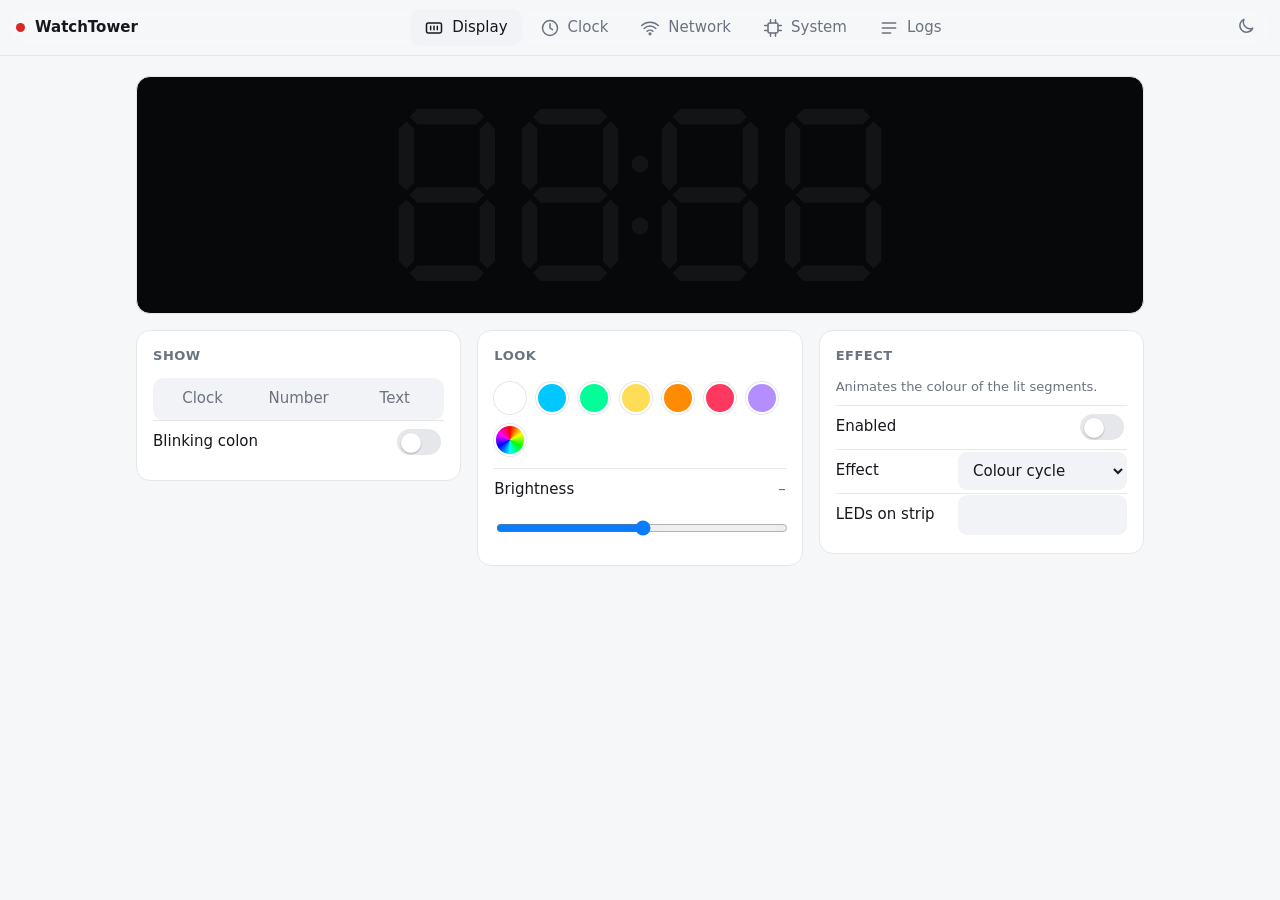
<file: web/index.html>
<!doctype html>
<html lang="en">
    <head>
        <meta charset="utf-8" />
        <meta name="viewport" content="width=device-width, initial-scale=1, viewport-fit=cover" />
        <meta name="color-scheme" content="light dark" />
        <meta name="theme-color" content="#f6f7f9" media="(prefers-color-scheme: light)" />
        <meta name="theme-color" content="#111214" media="(prefers-color-scheme: dark)" />
        <title>WatchTower</title>
        <link rel="stylesheet" href="style.css" />
        <script src="app.js" defer></script>
    </head>
    <body>
        <header class="top">
            <div class="brand">
                <span id="conn" class="conn" title="Connecting"></span>
                <span id="hdr-name">WatchTower</span>
            </div>
            <nav id="tabs" class="tabs" aria-label="Sections">
                <button data-tab="display" class="active">
                    <svg viewBox="0 0 24 24">
                        <rect x="3" y="6" width="18" height="12" rx="2" />
                        <path d="M8 10v4M12 10v4M16 10v4" /></svg
                    ><span>Display</span>
                </button>
                <button data-tab="clock">
                    <svg viewBox="0 0 24 24">
                        <circle cx="12" cy="12" r="9" />
                        <path d="M12 7v5l3 2" /></svg
                    ><span>Clock</span>
                </button>
                <button data-tab="network">
                    <svg viewBox="0 0 24 24">
                        <path
                            d="M2 9a15 15 0 0 1 20 0M5 12.5a10 10 0 0 1 14 0M8.5 16a5 5 0 0 1 7 0"
                        />
                        <circle cx="12" cy="19" r="1" /></svg
                    ><span>Network</span>
                </button>
                <button data-tab="system">
                    <svg viewBox="0 0 24 24">
                        <rect x="6" y="6" width="12" height="12" rx="2" />
                        <path d="M9 2v4M15 2v4M9 18v4M15 18v4M2 9h4M2 15h4M18 9h4M18 15h4" /></svg
                    ><span>System</span>
                </button>
                <button data-tab="logs">
                    <svg viewBox="0 0 24 24"><path d="M4 6h16M4 12h16M4 18h10" /></svg
                    ><span>Logs</span>
                </button>
            </nav>
            <button id="theme" class="icon" aria-label="Toggle theme">
                <svg viewBox="0 0 24 24">
                    <path d="M20 14.5A8 8 0 0 1 9.5 4a8 8 0 1 0 10.5 10.5z" />
                </svg>
            </button>
        </header>

        <main>
            <!-- Display -->
            <section id="tab-display" class="tab active">
                <div class="preview"><canvas id="disp" aria-label="Live display"></canvas></div>
                <div class="grid">
                    <div class="card">
                        <h2>Show</h2>
                        <div class="seg" id="mode">
                            <button data-v="time">Clock</button
                            ><button data-v="number">Number</button
                            ><button data-v="text">Text</button>
                        </div>
                        <label class="row" id="row-number" hidden
                            >Number<input
                                id="value"
                                type="number"
                                min="0"
                                max="9999"
                                inputmode="numeric"
                        /></label>
                        <label class="row" id="row-text" hidden
                            >Text<input
                                id="text"
                                maxlength="4"
                                autocapitalize="characters"
                                placeholder="A-Z 0-9 - _"
                        /></label>
                        <label class="row"
                            >Blinking colon<input id="blink" type="checkbox" class="sw"
                        /></label>
                    </div>
                    <div class="card">
                        <h2>Look</h2>
                        <div class="swatches" id="swatches"></div>
                        <label class="row">Brightness <output id="brt-v">–</output></label>
                        <input id="brt" type="range" min="1" max="100" />
                    </div>
                    <div class="card">
                        <h2>Effect</h2>
                        <p class="hint">Animates the colour of the lit segments.</p>
                        <label class="row"
                            >Enabled<input id="fx-en" type="checkbox" class="sw"
                        /></label>
                        <label class="row"
                            >Effect
                            <select id="fx">
                                <optgroup label="Colour">
                                    <option value="color_cycle">Colour cycle</option>
                                    <option value="rainbow_ring">Rainbow ring</option>
                                    <option value="xy_flow">Rainbow flow</option>
                                    <option value="candy">Candy</option>
                                    <option value="plasma">Plasma</option>
                                    <option value="galaxy">Galaxy</option>
                                    <option value="aurora">Aurora</option>
                                    <option value="sunset">Sunset</option>
                                </optgroup>
                                <optgroup label="Motion">
                                    <option value="ripple">Ripple</option>
                                    <option value="shockwave">Shockwave</option>
                                    <option value="comet">Comet</option>
                                    <option value="rain">Rain</option>
                                    <option value="fire">Fire</option>
                                    <option value="twinkle">Twinkle</option>
                                </optgroup>
                                <optgroup label="Flash">
                                    <option value="pulse">Pulse</option>
                                    <option value="heartbeat">Heartbeat</option>
                                    <option value="police">Police</option>
                                </optgroup>
                            </select>
                        </label>
                        <label class="row"
                            >LEDs on strip<input
                                id="leds"
                                type="number"
                                min="58"
                                max="100"
                                inputmode="numeric"
                        /></label>
                    </div>
                </div>
            </section>

            <!-- Clock -->
            <section id="tab-clock" class="tab">
                <div class="grid">
                    <div class="card">
                        <h2>Time</h2>
                        <div class="row">
                            Format
                            <div class="seg small" id="fmt">
                                <button data-v="24">24 h</button><button data-v="12">12 h</button>
                            </div>
                        </div>
                        <label class="row"
                            >Time zone
                            <select id="tz">
                                <option value="UTC0">UTC</option>
                                <option value="GMT0BST,M3.5.0/1,M10.5.0">London</option>
                                <option value="CET-1CEST,M3.5.0,M10.5.0/3">Central Europe</option>
                                <option value="MSK-3">Moscow (UTC+3)</option>
                                <option value="GST-4">Gulf (UTC+4)</option>
                                <option value="PKT-5">Pakistan (UTC+5)</option>
                                <option value="IST-5:30">India (UTC+5:30)</option>
                                <option value="BST-6">Bangladesh (UTC+6)</option>
                                <option value="ICT-7">Indochina (UTC+7)</option>
                                <option value="CST-8">China, Singapore (UTC+8)</option>
                                <option value="JST-9">Japan, Korea (UTC+9)</option>
                                <option value="AEST-10AEDT,M10.1.0,M4.1.0/3">Australia East</option>
                                <option value="EST5EDT,M3.2.0,M11.1.0">US Eastern</option>
                                <option value="CST6CDT,M3.2.0,M11.1.0">US Central</option>
                                <option value="PST8PDT,M3.2.0,M11.1.0">US Pacific</option>
                            </select>
                        </label>
                    </div>
                    <div class="card">
                        <h2>Internet time</h2>
                        <label class="row"
                            >NTP server<input
                                id="ntp"
                                placeholder="pool.ntp.org"
                                autocapitalize="off"
                                spellcheck="false"
                        /></label>
                        <div class="actions">
                            <button id="ntp-sync" class="btn">Sync now</button>
                        </div>
                        <p class="hint">
                            The clock syncs on its own whenever the device joins a network.
                        </p>
                    </div>
                </div>
            </section>

            <!-- Network -->
            <section id="tab-network" class="tab">
                <div class="grid">
                    <div class="card">
                        <h2>Status</h2>
                        <dl class="kv">
                            <dt>Network</dt>
                            <dd id="n-ssid">–</dd>
                            <dt>IP address</dt>
                            <dd id="n-ip" class="mono">–</dd>
                            <dt>Signal</dt>
                            <dd id="n-rssi">–</dd>
                            <dt>Address</dt>
                            <dd id="n-addr" class="mono">–</dd>
                            <dt>Access point</dt>
                            <dd id="n-ap">–</dd>
                        </dl>
                    </div>
                    <div class="card">
                        <h2>Nearby networks <button id="scan" class="btn small">Scan</button></h2>
                        <ul id="scan-list" class="list">
                            <li class="empty">Press Scan to look for networks.</li>
                        </ul>
                    </div>
                    <div class="card">
                        <h2>
                            Saved networks
                            <button id="add-show" class="btn small ghost">Add</button>
                        </h2>
                        <ul id="saved" class="list">
                            <li class="empty">None yet.</li>
                        </ul>
                        <form id="add-form" class="stack" hidden autocomplete="off">
                            <input
                                id="add-ssid"
                                placeholder="Network name (SSID)"
                                maxlength="32"
                                autocapitalize="off"
                                spellcheck="false"
                            />
                            <input
                                id="add-pass"
                                type="password"
                                placeholder="Password (empty if open)"
                                maxlength="63"
                            />
                            <div class="actions">
                                <button type="button" id="add-cancel" class="btn ghost">
                                    Cancel</button
                                ><button class="btn">Save</button>
                            </div>
                        </form>
                    </div>
                    <div class="card">
                        <h2>Device</h2>
                        <div class="row">
                            Name<span class="inline"
                                ><input
                                    id="host"
                                    maxlength="31"
                                    autocapitalize="off"
                                    spellcheck="false"
                                    aria-label="Device name"
                                /><button id="host-save" class="btn small ghost">
                                    Rename
                                </button></span
                            >
                        </div>
                        <div class="row">
                            AP password<span class="inline"
                                ><input
                                    id="ap-pass"
                                    type="password"
                                    maxlength="63"
                                    placeholder="8-63 characters"
                                    aria-label="Access point password"
                                /><button id="ap-save" class="btn small ghost">Change</button></span
                            >
                        </div>
                    </div>
                </div>
            </section>

            <!-- System -->
            <section id="tab-system" class="tab">
                <div class="grid">
                    <div class="card">
                        <h2>Device</h2>
                        <dl class="kv">
                            <dt>Firmware</dt>
                            <dd id="s-fw">–</dd>
                            <dt>Built</dt>
                            <dd id="s-date">–</dd>
                            <dt>ESP-IDF</dt>
                            <dd id="s-idf">–</dd>
                            <dt>Chip</dt>
                            <dd id="s-chip">–</dd>
                            <dt>Flash</dt>
                            <dd id="s-flash">–</dd>
                            <dt>Boot slot</dt>
                            <dd id="s-slot">–</dd>
                            <dt>Last reset</dt>
                            <dd id="s-reset">–</dd>
                        </dl>
                    </div>
                    <div class="card">
                        <h2>Health</h2>
                        <dl class="kv">
                            <dt>Uptime</dt>
                            <dd id="s-up">–</dd>
                            <dt>Temperature</dt>
                            <dd id="s-temp">–</dd>
                            <dt>Free memory</dt>
                            <dd id="s-heap">–</dd>
                            <dt>Lowest free</dt>
                            <dd id="s-minheap">–</dd>
                        </dl>
                        <div class="meter">
                            <span>Memory used</span><b id="s-ram-v">–</b><i><u id="s-ram"></u></i>
                        </div>
                    </div>
                    <div class="card">
                        <h2>Update</h2>
                        <p class="hint">
                            Install <span class="mono">WatchTower.bin</span> to update the firmware
                            and this console together. Not possible over the device's own access
                            point.
                        </p>
                        <label class="drop" id="drop"
                            ><input id="file" type="file" accept=".bin" hidden /><span
                                >Choose or drop WatchTower.bin</span
                            ></label
                        >
                        <div class="meter" id="up" hidden>
                            <span id="up-name"></span><b id="up-v">0%</b><i><u id="up-bar"></u></i>
                        </div>
                    </div>
                    <div class="card">
                        <h2>Power</h2>
                        <p class="hint">
                            Restarting takes a few seconds; this page reconnects by itself.
                        </p>
                        <div class="actions">
                            <button id="reboot" class="btn danger">Restart device</button>
                        </div>
                    </div>
                </div>
            </section>

            <!-- Logs -->
            <section id="tab-logs" class="tab">
                <div class="card logs-card">
                    <div class="logbar">
                        <div class="seg small" id="lvl">
                            <button data-v="" class="on">All</button><button data-v="I">Info</button
                            ><button data-v="W">Warn</button><button data-v="E">Error</button>
                        </div>
                        <span class="grow"></span>
                        <button id="log-dl" class="btn small ghost">Download</button>
                        <button id="log-clr" class="btn small ghost">Clear</button>
                    </div>
                    <div id="log" class="log mono"></div>
                </div>
            </section>
        </main>
        <div id="toasts" aria-live="polite"></div>
    </body>
</html>
</file>
<file: web/style.css>
/* WatchTower web console */
:root {
    --bg: #f6f7f9;
    --card: #fff;
    --text: #16181d;
    --muted: #6b7280;
    --line: #e5e7eb;
    --field: #f1f3f6;
    --accent: #0a7cff;
    --accent-text: #fff;
    --ok: #16a34a;
    --warn: #d97706;
    --err: #dc2626;
    --radius: 14px;
    color-scheme: light;
}
@media (prefers-color-scheme: dark) {
    :root:not([data-theme='light']) {
        --bg: #111214;
        --card: #1a1c20;
        --text: #eceef2;
        --muted: #9298a3;
        --line: #2a2d33;
        --field: #23262b;
        --accent: #3d9bff;
        color-scheme: dark;
    }
}
:root[data-theme='dark'] {
    --bg: #111214;
    --card: #1a1c20;
    --text: #eceef2;
    --muted: #9298a3;
    --line: #2a2d33;
    --field: #23262b;
    --accent: #3d9bff;
    color-scheme: dark;
}

* {
    box-sizing: border-box;
}
html {
    -webkit-text-size-adjust: 100%;
}
body {
    margin: 0;
    background: var(--bg);
    color: var(--text);
    font:
        15px/1.45 system-ui,
        -apple-system,
        'Segoe UI',
        Roboto,
        sans-serif;
}
.mono {
    font-family: ui-monospace, SFMono-Regular, Menlo, Consolas, monospace;
    font-size: 0.9em;
}
[hidden] {
    display: none !important;
}
svg {
    width: 20px;
    height: 20px;
    fill: none;
    stroke: currentColor;
    stroke-width: 1.8;
    stroke-linecap: round;
    stroke-linejoin: round;
}

/* Header and tabs */
.top {
    position: sticky;
    top: 0;
    z-index: 5;
    display: flex;
    align-items: center;
    gap: 16px;
    height: 56px;
    padding: 0 max(16px, env(safe-area-inset-left));
    background: color-mix(in srgb, var(--bg) 88%, transparent);
    backdrop-filter: blur(10px);
    border-bottom: 1px solid var(--line);
}
.brand {
    display: flex;
    align-items: center;
    gap: 10px;
    font-weight: 600;
    min-width: 0;
}
#hdr-name {
    overflow: hidden;
    text-overflow: ellipsis;
    white-space: nowrap;
}
.conn {
    width: 9px;
    height: 9px;
    border-radius: 50%;
    background: var(--warn);
    flex: none;
}
.conn.up {
    background: var(--ok);
}
.conn.down {
    background: var(--err);
}
.tabs {
    display: flex;
    gap: 4px;
    margin: 0 auto;
}
.tabs button {
    display: flex;
    align-items: center;
    gap: 8px;
    padding: 8px 14px;
    border: 0;
    border-radius: 10px;
    background: none;
    color: var(--muted);
    font: inherit;
    cursor: pointer;
}
.tabs button:hover {
    color: var(--text);
}
.tabs button.active {
    background: var(--field);
    color: var(--text);
}
.icon {
    border: 0;
    background: none;
    color: var(--muted);
    padding: 8px;
    border-radius: 10px;
    cursor: pointer;
}
.icon:hover {
    color: var(--text);
    background: var(--field);
}

main {
    max-width: 1040px;
    margin: 0 auto;
    padding: 20px 16px 40px;
}
.tab {
    display: none;
}
.tab.active {
    display: block;
}
.grid {
    display: grid;
    gap: 16px;
    grid-template-columns: repeat(auto-fit, minmax(min(300px, 100%), 1fr));
    align-items: start;
}

/* Cards */
.card {
    min-width: 0;
    background: var(--card);
    border: 1px solid var(--line);
    border-radius: var(--radius);
    padding: 16px;
}
.card h2 {
    display: flex;
    align-items: center;
    justify-content: space-between;
    margin: 0 0 12px;
    font-size: 13px;
    font-weight: 600;
    letter-spacing: 0.04em;
    text-transform: uppercase;
    color: var(--muted);
}
.hint {
    margin: 8px 0;
    color: var(--muted);
    font-size: 13px;
}

/* Form rows */
.row {
    display: flex;
    align-items: center;
    justify-content: space-between;
    gap: 12px;
    min-height: 44px;
    border-top: 1px solid var(--line);
}
.card h2 + .row {
    border-top: 0;
}
.row output {
    color: var(--muted);
}
input,
select {
    font: inherit;
    color: var(--text);
    background: var(--field);
    border: 1px solid transparent;
    border-radius: 9px;
    padding: 8px 10px;
    min-width: 0;
}
.row input:not([type='checkbox']),
.row select {
    width: 58%;
    max-width: 260px;
}
input:focus,
select:focus {
    outline: none;
    border-color: var(--accent);
}
.inline {
    display: flex;
    gap: 6px;
    width: 64%;
    max-width: 300px;
}
.inline input {
    flex: 1;
    width: 0;
}
.stack {
    display: grid;
    gap: 8px;
    margin-top: 12px;
}
.actions {
    display: flex;
    justify-content: flex-end;
    gap: 8px;
    margin: 6px 0;
}

/* Switch */
input.sw {
    appearance: none;
    -webkit-appearance: none;
    position: relative;
    flex: none;
    width: 44px;
    height: 26px;
    padding: 0;
    border-radius: 13px;
    background: var(--line);
    cursor: pointer;
    transition: background 0.15s;
}
input.sw::after {
    content: '';
    position: absolute;
    top: 3px;
    left: 3px;
    width: 20px;
    height: 20px;
    border-radius: 50%;
    background: #fff;
    box-shadow: 0 1px 2px rgb(0 0 0 / 0.25);
    transition: transform 0.15s;
}
input.sw:checked {
    background: var(--accent);
}
input.sw:checked::after {
    transform: translateX(18px);
}

/* Slider */
input[type='range'] {
    width: 100%;
    padding: 0;
    height: 28px;
    background: none;
    accent-color: var(--accent);
}

/* Buttons */
.btn {
    font: inherit;
    font-weight: 500;
    cursor: pointer;
    padding: 8px 16px;
    border-radius: 9px;
    border: 1px solid transparent;
    background: var(--accent);
    color: var(--accent-text);
}
.btn:hover {
    filter: brightness(1.08);
}
.btn:disabled {
    opacity: 0.55;
    cursor: default;
}
.btn.ghost {
    background: var(--field);
    color: var(--text);
}
.btn.danger {
    background: var(--err);
}
.btn.small {
    padding: 4px 12px;
    font-size: 13px;
    text-transform: none;
    letter-spacing: 0;
}

/* Segmented control */
.seg {
    display: flex;
    padding: 3px;
    gap: 3px;
    background: var(--field);
    border-radius: 10px;
}
.seg button {
    flex: 1;
    padding: 7px 10px;
    border: 0;
    border-radius: 8px;
    background: none;
    color: var(--muted);
    font: inherit;
    cursor: pointer;
}
.seg button.on {
    background: var(--card);
    color: var(--text);
    box-shadow: 0 1px 2px rgb(0 0 0 / 0.12);
}
.seg.small button {
    padding: 4px 10px;
    font-size: 13px;
}

/* Display preview */
.preview {
    margin-bottom: 16px;
    padding: 18px;
    border-radius: var(--radius);
    background: #07080a;
    border: 1px solid var(--line);
}
#disp {
    display: block;
    width: 100%;
    height: clamp(90px, 22vw, 200px);
}

/* Colour swatches */
.swatches {
    display: flex;
    flex-wrap: wrap;
    gap: 10px;
    padding: 4px 0 12px;
}
.swatches button,
.swatches label {
    width: 32px;
    height: 32px;
    border-radius: 50%;
    cursor: pointer;
    padding: 0;
    border: 2px solid var(--card);
    box-shadow: 0 0 0 1px var(--line);
}
.swatches .on {
    box-shadow: 0 0 0 2px var(--accent);
}
.swatches label {
    position: relative;
    background: conic-gradient(red, yellow, lime, cyan, blue, magenta, red);
}
.swatches label input {
    position: absolute;
    inset: 0;
    opacity: 0;
    width: 100%;
    height: 100%;
    cursor: pointer;
}

/* Key-value lists */
.kv {
    display: grid;
    grid-template-columns: auto 1fr;
    gap: 8px 16px;
    margin: 0;
}
.kv dt {
    color: var(--muted);
}
.kv dd {
    margin: 0;
    text-align: right;
    overflow-wrap: anywhere;
}

/* Meters */
.meter {
    display: grid;
    grid-template-columns: 1fr auto;
    gap: 6px;
    margin-top: 14px;
    font-size: 13px;
}
.meter span {
    color: var(--muted);
    overflow: hidden;
    text-overflow: ellipsis;
}
.meter i {
    grid-column: 1 / -1;
    height: 6px;
    border-radius: 3px;
    background: var(--field);
    overflow: hidden;
}
.meter u {
    display: block;
    height: 100%;
    width: 0;
    background: var(--accent);
    transition: width 0.3s;
}

/* Network lists */
.list {
    list-style: none;
    margin: 0;
    padding: 0;
}
.list li {
    display: flex;
    align-items: center;
    gap: 10px;
    min-height: 46px;
    border-top: 1px solid var(--line);
}
.list li:first-child {
    border-top: 0;
}
.list .name {
    flex: 1;
    min-width: 0;
    overflow: hidden;
    text-overflow: ellipsis;
    white-space: nowrap;
}
.list .sub {
    color: var(--muted);
    font-size: 12px;
}
.list .tag {
    font-size: 12px;
    color: var(--ok);
    font-weight: 600;
}
.list .empty {
    color: var(--muted);
    font-size: 13px;
}
.bars {
    display: inline-flex;
    align-items: flex-end;
    gap: 2px;
    height: 14px;
    flex: none;
}
.bars i {
    width: 3px;
    background: var(--line);
    border-radius: 1px;
}
.bars i:nth-child(1) {
    height: 25%;
}
.bars i:nth-child(2) {
    height: 50%;
}
.bars i:nth-child(3) {
    height: 75%;
}
.bars i:nth-child(4) {
    height: 100%;
}
.bars.s1 i:nth-child(-n + 1),
.bars.s2 i:nth-child(-n + 2),
.bars.s3 i:nth-child(-n + 3),
.bars.s4 i:nth-child(-n + 4) {
    background: var(--text);
}

/* File drop zone */
.drop {
    display: grid;
    place-items: center;
    min-height: 84px;
    margin-top: 8px;
    border: 1.5px dashed var(--line);
    border-radius: 12px;
    color: var(--muted);
    cursor: pointer;
    text-align: center;
    padding: 12px;
}
.drop:hover,
.drop.over {
    border-color: var(--accent);
    color: var(--text);
}

/* Logs */
.logbar {
    display: flex;
    flex-wrap: wrap;
    align-items: center;
    gap: 8px;
    margin-bottom: 12px;
}
.grow {
    flex: 1;
}
.log {
    height: calc(100vh - 230px);
    min-height: 280px;
    overflow: auto;
    background: var(--field);
    border-radius: 10px;
    padding: 10px 12px;
    white-space: pre-wrap;
    overflow-wrap: anywhere;
    font-size: 12.5px;
    line-height: 1.55;
}
.log .W {
    color: var(--warn);
}
.log .E {
    color: var(--err);
}

/* Toasts */
#toasts {
    position: fixed;
    z-index: 10;
    right: 16px;
    bottom: 16px;
    display: grid;
    gap: 8px;
}
.toast {
    padding: 10px 14px;
    border-radius: 10px;
    max-width: 320px;
    background: var(--text);
    color: var(--bg);
    font-size: 14px;
    box-shadow: 0 6px 20px rgb(0 0 0 / 0.18);
    animation: in 0.18s ease-out;
}
.toast.err {
    background: var(--err);
    color: #fff;
}
@keyframes in {
    from {
        opacity: 0;
        transform: translateY(6px);
    }
}

/* Phones: tabs move to a bottom bar */
@media (max-width: 760px) {
    /* backdrop-filter would make the header the containing block of the
     fixed tab bar, pinning it to the top. */
    .top {
        justify-content: space-between;
        backdrop-filter: none;
        background: var(--bg);
    }
    .tabs {
        position: fixed;
        left: 0;
        right: 0;
        bottom: 0;
        margin: 0;
        gap: 0;
        padding: 6px 4px calc(6px + env(safe-area-inset-bottom));
        background: var(--card);
        border-top: 1px solid var(--line);
    }
    .tabs button {
        flex: 1;
        flex-direction: column;
        gap: 2px;
        padding: 6px 0;
        font-size: 11px;
    }
    .tabs button.active {
        background: none;
        color: var(--accent);
    }
    main {
        padding: 16px 12px calc(88px + env(safe-area-inset-bottom));
    }
    .grid {
        grid-template-columns: minmax(0, 1fr);
        gap: 12px;
    }
    .preview {
        padding: 12px;
    }
    .log {
        height: calc(100vh - 260px);
    }
    #toasts {
        left: 16px;
        right: 16px;
        bottom: calc(80px + env(safe-area-inset-bottom));
    }
    .toast {
        max-width: none;
    }
}
</file>
